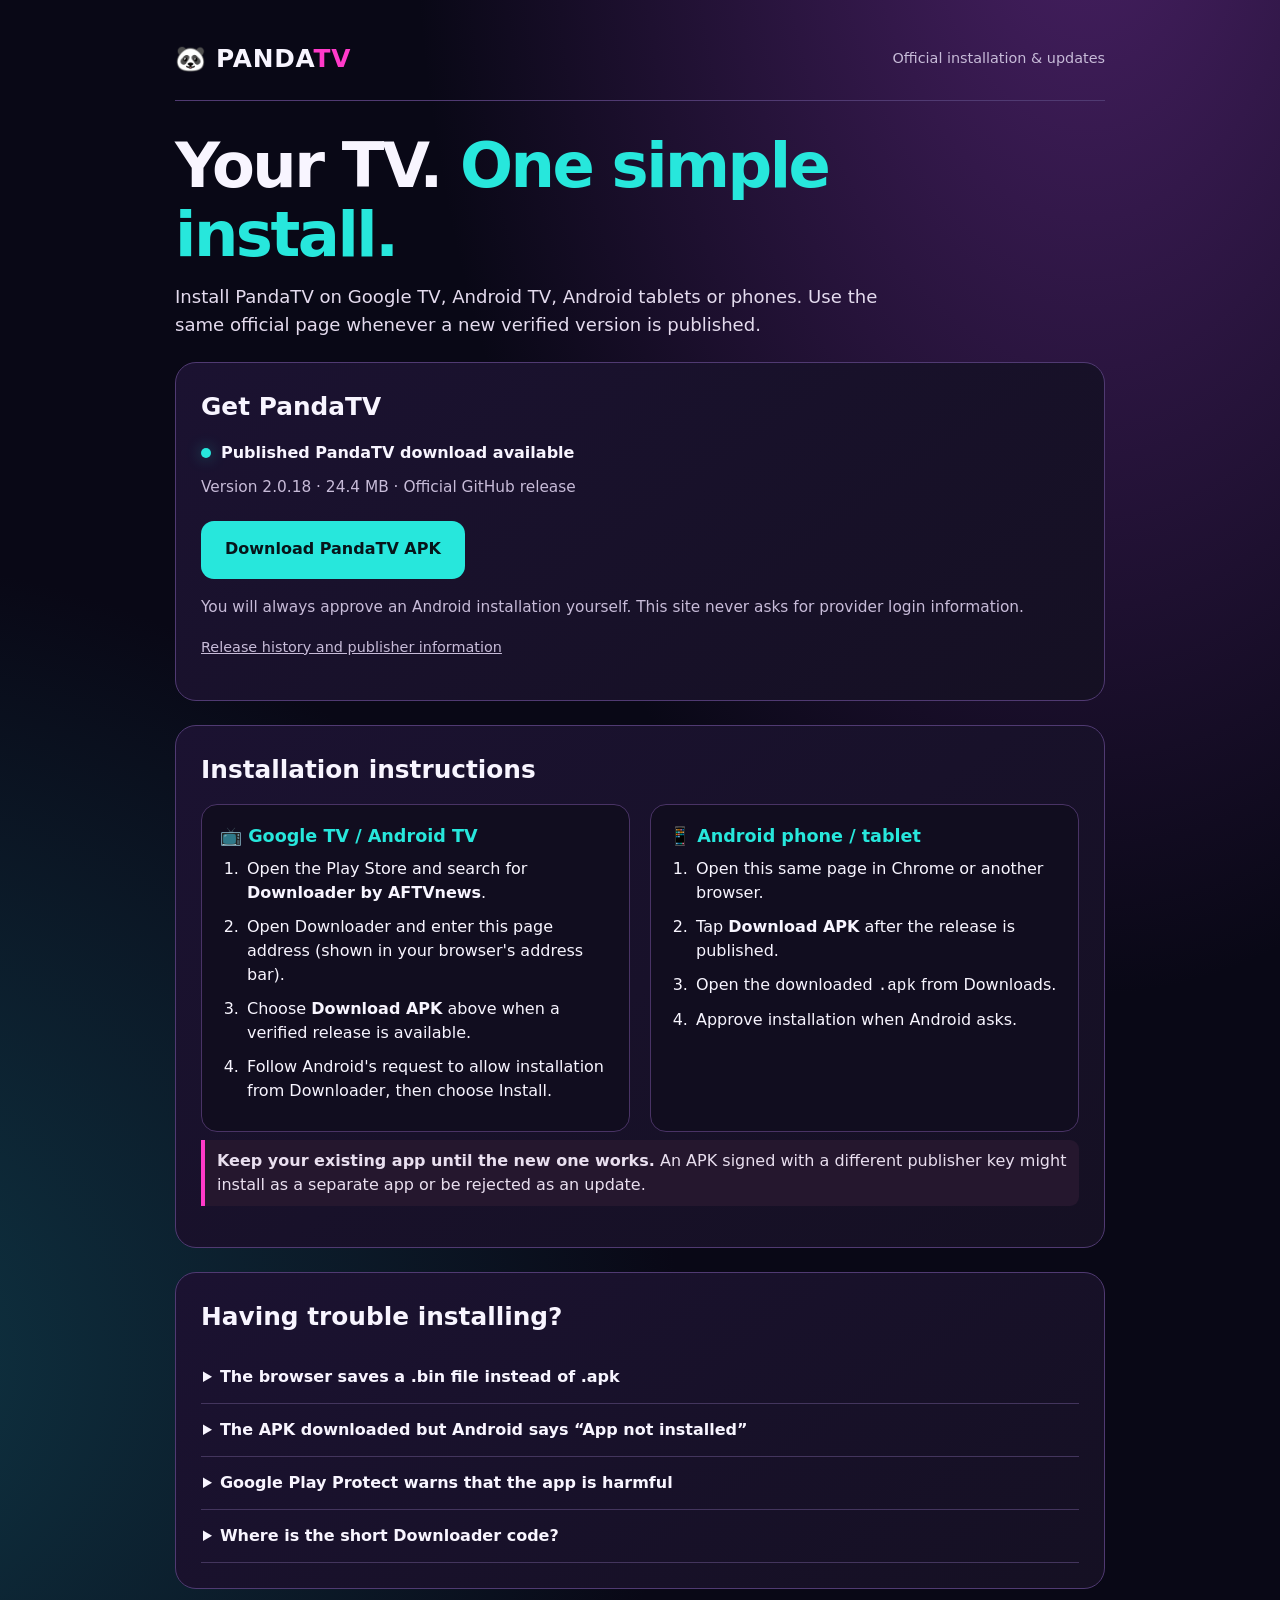
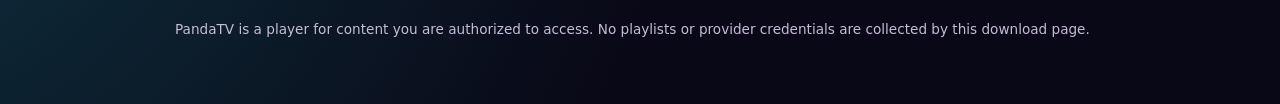
<file: docs/index.html>
<!doctype html>
<html lang="en">
<head>
  <meta charset="utf-8">
  <meta name="viewport" content="width=device-width, initial-scale=1, viewport-fit=cover">
  <meta name="theme-color" content="#100b1e">
  <meta name="description" content="Official PandaTV installer and setup instructions for Google TV, Android TV, tablets and phones.">
  <link rel="canonical" href="https://blankchap232.github.io/p/">
  <meta property="og:type" content="website">
  <meta property="og:url" content="https://blankchap232.github.io/p/">
  <meta property="og:site_name" content="PandaTV">
  <meta property="og:title" content="PandaTV | Official Android Installer">
  <meta property="og:description" content="Official PandaTV downloads and setup for Google TV, Android TV, tablets and phones.">
  <meta name="twitter:card" content="summary">
  <meta name="twitter:title" content="PandaTV | Official Android Installer">
  <meta name="twitter:description" content="Official PandaTV download and setup information.">
  <script>
    // Keep copied and displayed installer URLs free of third-party tracking tags.
    try {
      var cleanUrl = new URL(window.location.href);
      var changed = false;
      Array.from(cleanUrl.searchParams.keys()).forEach(function(key) {
        if (key.toLowerCase().indexOf('utm_') === 0 || key.toLowerCase() === 'fbclid' || key.toLowerCase() === 'gclid') {
          cleanUrl.searchParams.delete(key);
          changed = true;
        }
      });
      if (changed) window.history.replaceState(window.history.state, '', cleanUrl.pathname + cleanUrl.search + cleanUrl.hash);
    } catch (ignored) {}
  </script>
  <title>PandaTV | Official Android Installation</title>
  <style>
    :root{color-scheme:dark;--bg:#090816;--panel:#18112b;--line:#503a72;--text:#f8f5ff;--muted:#c7bbd8;--pink:#ff3ac9;--teal:#27e7dc}
    *{box-sizing:border-box}
    body{margin:0;background:radial-gradient(ellipse at 85% -10%,#482064 0,transparent 44%),radial-gradient(ellipse at -15% 80%,#0f3746 0,transparent 42%),var(--bg);color:var(--text);font:16px/1.5 system-ui,-apple-system,Segoe UI,Roboto,Arial,sans-serif;min-height:100vh}
    a{color:var(--teal)}
    a:focus-visible,summary:focus-visible{outline:4px solid #fff;outline-offset:5px;border-radius:8px}
    .wrap{width:min(930px,100% - 32px);margin:0 auto;padding:30px 0 65px}
    .top{display:flex;justify-content:space-between;align-items:center;gap:16px;flex-wrap:wrap;padding:10px 0 23px;border-bottom:1px solid var(--line)}
    .brand{font-size:1.55rem;font-weight:900;letter-spacing:.03em}
    .brand span{color:var(--pink)}
    .small{font-size:.9rem;color:var(--muted)}
    h1{font-size:clamp(2.1rem,6vw,3.9rem);line-height:1.1;letter-spacing:-.04em;margin:31px 0 14px}
    h1 span{color:var(--teal)}
    h2{font-size:1.55rem;margin:0 0 16px}
    p{margin:8px 0 16px}
    .hero{max-width:740px}
    .lead{color:#e4dbee;font-size:1.13rem}
    .panel{background:linear-gradient(145deg,#1b1231,#151023);border:1px solid var(--line);border-radius:21px;padding:25px;margin-top:24px}
    .status{font-weight:800;display:flex;align-items:center;gap:10px}
    .dot{display:inline-block;width:10px;height:10px;border-radius:50%;background:#ffbe61;box-shadow:0 0 15px #ffbe6166}
    .dot.live{background:var(--teal);box-shadow:0 0 15px #27e7dc66}
    .button{display:inline-block;padding:16px 24px;min-height:58px;border-radius:13px;background:var(--teal);color:#07151a;text-decoration:none;font-weight:900;text-align:center;margin:6px 0;max-width:100%;overflow-wrap:anywhere}
    .button[aria-disabled="true"]{background:#4c425b;color:#ddd3e7;pointer-events:none}
    .button.alt{background:transparent;border:1px solid var(--line);color:var(--text)}
    .details{margin-top:11px;color:var(--muted);font-size:.96rem}
    .guide{display:grid;grid-template-columns:repeat(2,minmax(0,1fr));gap:20px}
    .guide section{border:1px solid #493365;background:#110d1f;border-radius:16px;padding:18px}
    .guide h3{font-size:1.1rem;margin:0 0 7px;color:var(--teal)}
    ol{margin:7px 0 0;padding-left:24px}
    li{margin:0 0 10px;padding-left:3px}
    .note{border-left:4px solid var(--pink);padding:9px 12px;color:#e9dfef;background:#25172e;border-radius:0 9px 9px 0}
    details{padding:14px 2px;border-bottom:1px solid #43355d}
    summary{cursor:pointer;font-weight:700}
    footer{color:var(--muted);font-size:.85rem;padding-top:30px}
    @media(max-width:650px){.guide{grid-template-columns:1fr}.panel{padding:20px}.wrap{width:min(100% - 24px,930px)}}
    @media(prefers-reduced-motion:no-preference){.button{transition:filter .15s ease}.button:hover{filter:brightness(1.1)}}
  </style>
</head>
<body>
  <div class="wrap">
    <header class="top">
      <div class="brand">🐼 PANDA<span>TV</span></div>
      <div class="small">Official installation &amp; updates</div>
    </header>
    <main>
      <div class="hero">
        <h1>Your TV. <span>One simple install.</span></h1>
        <p class="lead">Install PandaTV on Google TV, Android TV, Android tablets or phones. Use the same official page whenever a new verified version is published.</p>
      </div>
      <section class="panel" aria-labelledby="download-title">
        <h2 id="download-title">Get PandaTV</h2>
        <div id="status" class="status" role="status" aria-live="polite"><span class="dot" id="status-dot"></span><span id="status-text">Checking for a published PandaTV release…</span></div>
        <p id="release-info" class="details">The download button becomes active after a public APK release is published.</p>
        <a id="download" class="button" aria-disabled="true" tabindex="-1">Download not available yet</a>
        <p class="details">You will always approve an Android installation yourself. This site never asks for provider login information.</p>
        <p><a class="small" href="https://github.com/BlankChap232/p/releases" rel="noopener noreferrer">Release history and publisher information</a></p>
      </section>
      <section class="panel" aria-labelledby="how-title">
        <h2 id="how-title">Installation instructions</h2>
        <div class="guide">
          <section>
            <h3>📺 Google TV / Android TV</h3>
            <ol>
              <li>Open the Play Store and search for <strong>Downloader by AFTVnews</strong>.</li>
              <li>Open Downloader and enter this page address (shown in your browser's address bar).</li>
              <li>Choose <strong>Download APK</strong> above when a verified release is available.</li>
              <li>Follow Android's request to allow installation from Downloader, then choose Install.</li>
            </ol>
          </section>
          <section>
            <h3>📱 Android phone / tablet</h3>
            <ol>
              <li>Open this same page in Chrome or another browser.</li>
              <li>Tap <strong>Download APK</strong> after the release is published.</li>
              <li>Open the downloaded <code>.apk</code> from Downloads.</li>
              <li>Approve installation when Android asks.</li>
            </ol>
          </section>
        </div>
        <p class="note"><strong>Keep your existing app until the new one works.</strong> An APK signed with a different publisher key might install as a separate app or be rejected as an update.</p>
      </section>
      <section class="panel" aria-labelledby="help-title">
        <h2 id="help-title">Having trouble installing?</h2>
        <details><summary>The browser saves a .bin file instead of .apk</summary><p>Check whether the download actually completed and matches the expected size. If the completed file is an APK with the wrong extension, rename only the final extension from <code>.bin</code> to <code>.apk</code>. If the download is incomplete, retry using Downloader or another browser. Never rename an unrelated file and try to install it.</p></details>
        <details><summary>The APK downloaded but Android says “App not installed”</summary><p>That is a package installation problem, not a download problem. Check storage and supported device architecture, then capture the exact message for support. Do not uninstall your working PandaTV as a first step.</p></details>
        <details><summary>Google Play Protect warns that the app is harmful</summary><p>Stop the installation and report the exact warning. Do not disable Play Protect to force installation. A package should be reviewed before being offered to others.</p></details>
        <details><summary>Where is the short Downloader code?</summary><p>A short code can be issued after the public installer link and a production APK are verified. Until then, this official webpage is the permanent destination.</p></details>
      </section>
    </main>
    <footer>PandaTV is a player for content you are authorized to access. No playlists or provider credentials are collected by this download page.</footer>
  </div>
  <script>
    (function(){
      'use strict';
      var endpoint = 'https://api.github.com/repos/BlankChap232/p/releases/latest';
      var status = document.getElementById('status-text');
      var dot = document.getElementById('status-dot');
      var info = document.getElementById('release-info');
      var link = document.getElementById('download');
      var validUrl = /^https:\/\/github\.com\/BlankChap232\/p\/releases\/download\/[^\/?#]+\/PandaTV\.apk$/i;
      var withdrawnVersion = 'v1.8.7-tv-tablet-test.1';
      var lastWorkingUrl = 'https://github.com/BlankChap232/p/releases/download/v1.8.6-touchfix.1/PandaTV.apk';
      function showTemporaryFallback(){
        status.textContent = 'Version 1.8.7 installation issue';
        dot.classList.remove('live');
        info.textContent = 'PandaTV 1.8.7 has an Android packaging defect. This is the previous owner-tested 1.8.6 installer while the repair is tested.';
        link.textContent = 'Download previous PandaTV 1.8.6 APK';
        link.setAttribute('href',lastWorkingUrl);
        link.removeAttribute('aria-disabled');
        link.removeAttribute('tabindex');
      }
      function unavailable(message){
        status.textContent = 'No public APK available yet';
        info.textContent = message || 'A production release has not been published yet. Please check again later.';
      }
      function ready(version,url,size){
        status.textContent = 'Published PandaTV download available';
        dot.classList.add('live');
        info.textContent = (version ? 'Version ' + version + ' · ' : '') + (size ? (size / 1048576).toFixed(1) + ' MB · ' : '') + 'Official GitHub release';
        link.textContent = 'Download PandaTV APK';
        link.setAttribute('href',url);
        link.removeAttribute('aria-disabled');
        link.removeAttribute('tabindex');
      }
      function fallback(){
        fetch('./version.json',{cache:'no-store'}).then(function(r){return r.ok?r.json():null}).then(function(m){
          if(m && m.published === true && typeof m.apkUrl === 'string' && validUrl.test(m.apkUrl))ready(m.versionName,m.apkUrl,m.sizeBytes);
          else unavailable('A production release has not been published yet. Please check again later.');
        }).catch(function(){unavailable('Release information is temporarily unavailable. Check GitHub release history above.');});
      }
      fetch(endpoint,{cache:'no-store',headers:{'Accept':'application/vnd.github+json'}})
        .then(function(r){if(!r.ok)throw new Error('release unavailable');return r.json()})
        .then(function(data){
          var asset = data && Array.isArray(data.assets) ? data.assets.find(function(a){return a.name === 'PandaTV.apk' && validUrl.test(a.browser_download_url || '') && a.state === 'uploaded'}) : null;
          // The withdrawn original 1.8.7 installer has a parsing defect. Only
          // activate that release when its APK is replaced with the verified
          // correctly aligned, signed Panda TV label build.
          if(data && data.tag_name === withdrawnVersion &&
             (!asset || asset.digest !== 'sha256:e1574f16663388deb0e988cb8aeac54b9294d192c0af07bba93bc70fa831318c')){
            showTemporaryFallback(); return;
          }
          if(!data || data.draft || data.prerelease || !asset){unavailable('No approved PandaTV.apk asset is published yet.');return;}
          ready(data.tag_name,asset.browser_download_url,asset.size);
        }).catch(fallback);
    })();
  </script>
</body>
</html>
</file>
